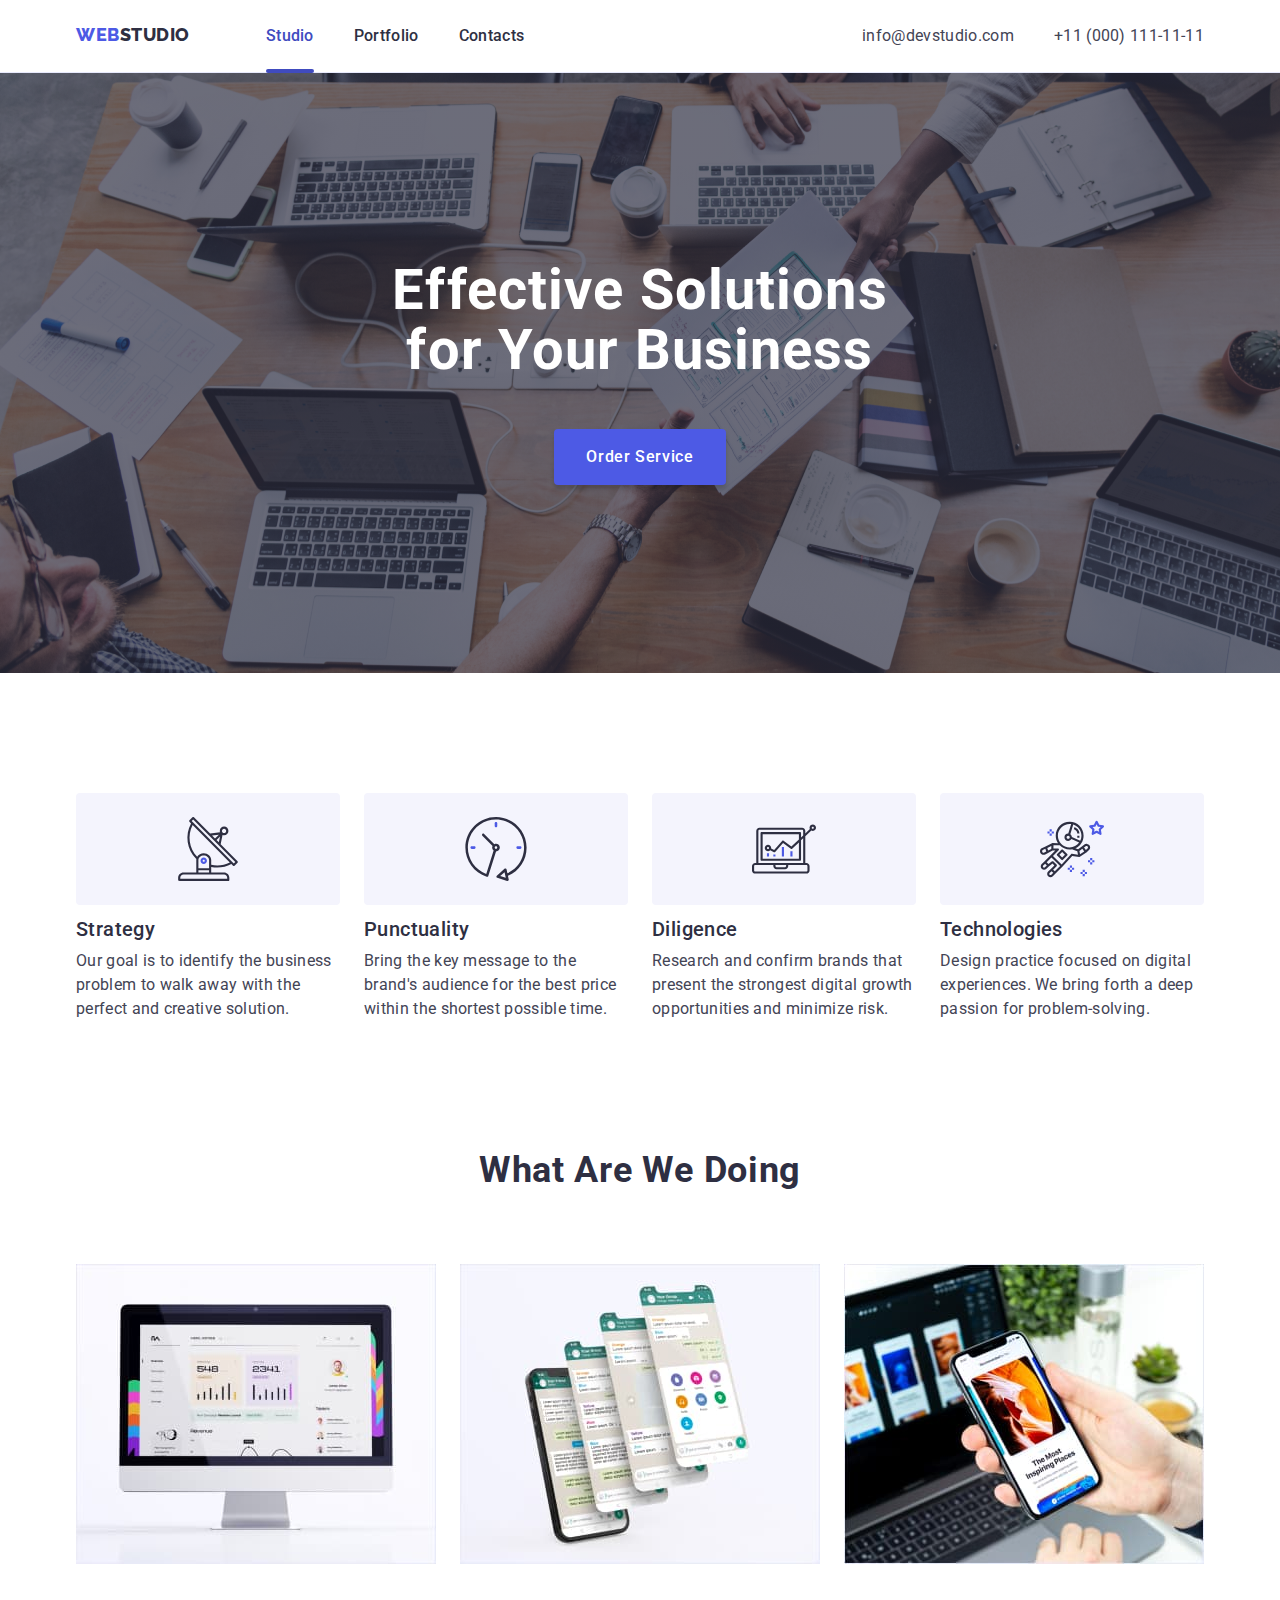
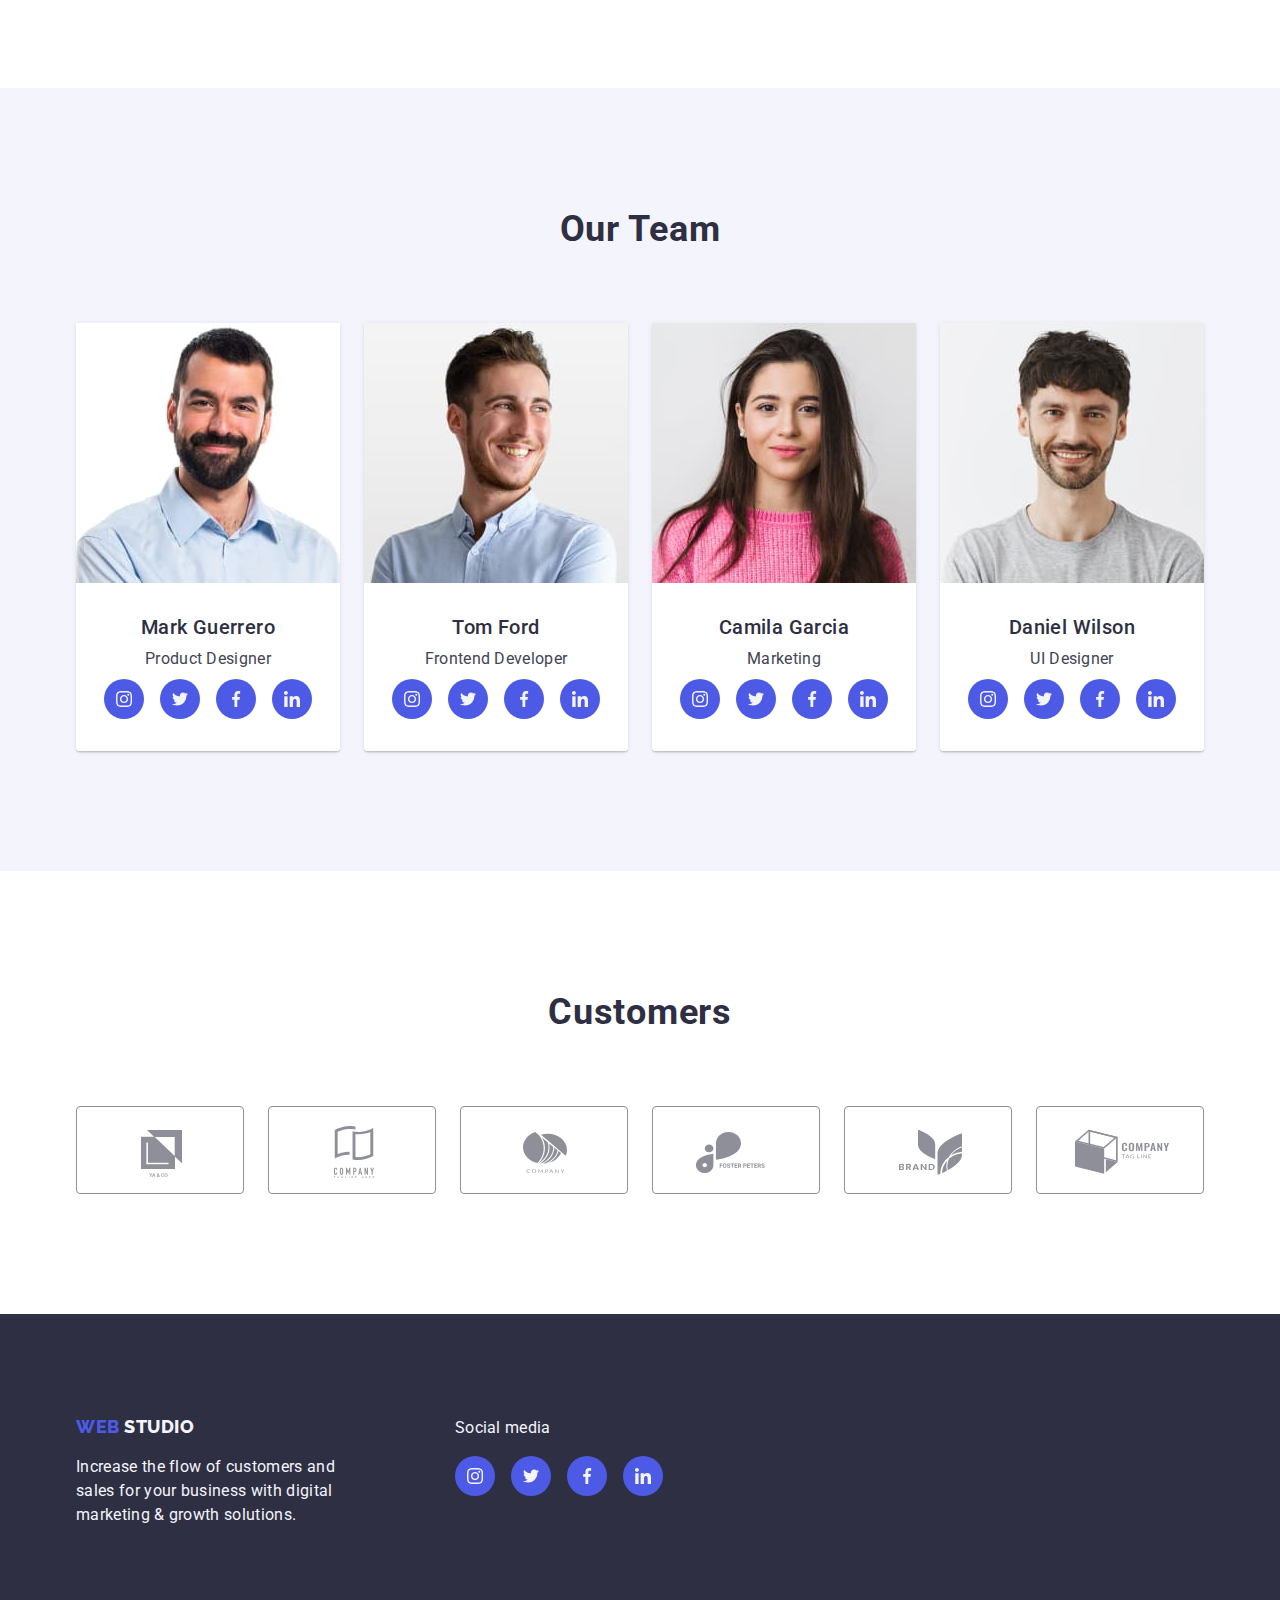
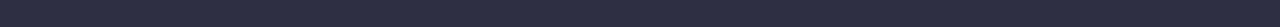
<file: index.html>
<!DOCTYPE html>
<html lang="en">
    <head>
    <link rel="stylesheet" href="./css/styles.css" />
    <link rel="stylesheet" href="./css/styles.css" />

    <title>Web Studio</title>

    <link rel="preconnect" href="https://fonts.googleapis.com">
    <link rel="preconnect" href="https://fonts.gstatic.com" crossorigin>
    <link href="https://fonts.googleapis.com/css2?family=Raleway:wght@800&family=Roboto:wght@400;500;700;900&display=swap"
        rel="stylesheet">

    <link rel="stylesheet" href="https://cdnjs.cloudflare.com/ajax/libs/modern-normalize/2.0.0/modern-normalize.min.css" 
        integrity="sha512-4xo8blKMVCiXpTaLzQSLSw3KFOVPWhm/TRtuPVc4WG6kUgjH6J03IBuG7JZPkcWMxJ5huwaBpOpnwYElP/m6wg==" 
        crossorigin="anonymous" referrerpolicy="no-referrer" />
    
    </head>

    <body>
        <!--Header-->
        <header class="header">
            <div class="container main-header-container">
                <nav class="nav-menu">
                    <a href="/goit-markup-hw-05/" class="logo" >
                        <span class="iris">Web</span><span>Studio</span>
                    </a>
                    <ul class="nav-menu-list">
                        <li class="nav-menu-item">
                            <a class="nav-menu-link current" href="/goit-markup-hw-05/">Studio</a>
                        </li>
                        <li class="nav-menu-item"> 
                            <a class="nav-menu-link " href="/goit-markup-hw-05/portfolio.html">Portfolio</a>
                        </li>
                        <li class="nav-menu-item">
                            <a class="nav-menu-link" href="Contacts">Contacts</a>
                        </li> 
                    </ul>
                </nav>
                    <address class="address">
                        <ul class="contacts">
                        <li class="contacts-address"><a href="mailto:info@devstudio.com" class="contacts-address-link">info@devstudio.com</a></li>
                        <li class="contacts-address"><a href="tel:+11(000)111-11-11" class="contacts-address-link" >+11 (000) 111-11-11</a></li>
                        </ul>
                    </address>
            </div>
            
        </header>

        <!--Main content-->
        <main>
                <section class="hero">
                <div class="container hero-section-container">
                    <h1 class ="hero-text">Effective Solutions<br>
                    for Your Business</h1>
                    <button type="button" class="hero-button" data-modal-open>Order Service</button>
                </div>
                </section>

                <section class="features">
                    <div class="container section-container">
                        <h2 class="section-main-header" hidden>features</h2>
                    <ul class="features-items">
                        <li class="features-item">
                            <div class="feature-image-wrapper">
                                <img class="features-image" src="images/strategy-icon.svg" alt="antenna">
                            </div>
                            <h3 class="section-sub-header">Strategy</h3>
                            <p class="section-text">Our goal is to identify the business<br>
                            problem to walk away with the<br> perfect and creative solution.</p>
                        </li>
                        <li class="features-item">
                            <div class="feature-image-wrapper">
                                <img class="features-image" src="images/punctuality-icon.svg" alt="clock">
                            </div>
                            <h3 class="section-sub-header">Punctuality</h3>
                            <p class="section-text">Bring the key message to the<br> brand's audience for the best price<br> within the shortest possible time.</p>
                        </li>
                        <li class="features-item">
                            <div class="feature-image-wrapper">
                                <img class="features-image" src="images/diligence-icon.svg" alt="computer">
                            </div>
                            <h3 class="section-sub-header">Diligence</h3>
                            <p class="section-text">Research and confirm brands that<br> present the strongest digital growth<br> opportunities and minimize risk.</p>
                        </li>
                        <li class="features-item">
                            <div class="feature-image-wrapper">
                                <img class="features-image" src="images/technologies-icon.svg" alt="astonaut">
                            </div>
                            <h3 class="section-sub-header">Technologies</h3>
                            <p class="section-text">Design practice focused on digital<br> experiences. We bring forth a deep<br> passion for problem-solving.</p>
                        </li>
                    </ul>
                    </div>
                </section>

                <section class="service">
                <div class="container section-container">
                    <h2 class="section-main-header">What are we doing</h2>
                    <ul class="services-lists">
                        <li class="service-images">
                            <img src="images/monitor.jpg" alt="monitor" height="300" width="360">
                        </li>
                        <li class="service-images">
                            <img src="images/phone-apps.jpg"  alt="phone screens" height="300" width="360">
                        </li>
                        <li class="service-images">
                            <img src="images/phone-and-pc.jpg"  alt="phone and laptop" height="300" width="360">
                        </li>
                    </ul>
                </div>
                    
                </section>

                <section class="team">
                <div class="container section-container">
                        <h2 class="section-main-header">Our Team</h2>
                    <ul class="team-members">
                        <li class="team-images">
                            <img src="images/mark.jpg" alt="man1" height="260" width="264">
                            <div class="team-member-details">
                                <h3 class="section-sub-header">Mark Guerrero</h3>
                                <p class="section-text">Product Designer</p>
                                <ul class="social-media-links">
                                    <li class="social-media-links-item">
                                        <a href="#" class="social-media-link"> 
                                            <svg>
                                                <use href="images/icons.svg#instagram" />
                                            </svg>
                                        </a>
                                    </li>
                                    <li class="social-media-links-item">
                                        <a href="#" class="social-media-link">
                                            <svg>
                                                <use href="images/icons.svg#twitter"/>
                                            </svg>
                                        </a>
                                    </li>
                                    <li class="social-media-links-item">
                                        <a href="#" class="social-media-link"> 
                                            <svg>
                                                <use href="images/icons.svg#facebook"/>
                                            </svg>
                                        </a>
                                    </li>
                                    <li>
                                        <a href="#" class="social-media-link"> 
                                            <svg>
                                                <use href="images/icons.svg#linkedin"/>
                                            </svg>
                                        </a>
                                    </li>
                                </ul>
                            </div>
                        </li>        
                        <li class="team-images">
                            <img src="images/tom.jpg" alt="man2" height="260" width="264">
                            <div class="team-member-details">
                                <h3 class="section-sub-header">Tom Ford</h3>
                                <p class="section-text">Frontend Developer</p>
                                <ul class="social-media-links">
                                    <li class="social-media-links-item">
                                        <a href="#" class="social-media-link"> 
                                            <svg>
                                                <use href="images/icons.svg#instagram" />
                                            </svg>
                                        </a>
                                    </li>
                                    <li class="social-media-links-item">
                                        <a href="#" class="social-media-link">
                                            <svg>
                                                <use href="images/icons.svg#twitter"/>
                                            </svg>
                                        </a>
                                    </li>
                                    <li class="social-media-links-item">
                                        <a href="#" class="social-media-link"> 
                                            <svg>
                                                <use href="images/icons.svg#facebook"/>
                                            </svg>
                                        </a>
                                    </li>
                                    <li class="social-media-links-item">
                                        <a href="#" class="social-media-link"> 
                                            <svg>
                                                <use href="images/icons.svg#linkedin"/>
                                            </svg>
                                        </a>
                                    </li>
                                </ul>
                            </div>
                                
                        </li>
                        <li class="team-images">
                            <img src="images/camila.jpg" alt="lady" height="260" width="264">
                            <div class="team-member-details">
                                <h3 class="section-sub-header">Camila Garcia</h3>
                                <p class="section-text">Marketing</p>
                                <ul class="social-media-links">
                                    <li class="social-media-links-item">
                                        <a href="#" class="social-media-link"> 
                                            <svg>
                                                <use href="images/icons.svg#instagram" />
                                            </svg>
                                        </a>
                                    </li>
                                    <li class="social-media-links-item">
                                        <a href="#" class="social-media-link">
                                            <svg>
                                                <use href="images/icons.svg#twitter"/>
                                            </svg>
                                        </a>
                                    </li>
                                    <li class="social-media-links-item">
                                        <a href="#" class="social-media-link"> 
                                            <svg>
                                                <use href="images/icons.svg#facebook"/>
                                            </svg>
                                        </a>
                                    </li>
                                    <li class="social-media-links-item">
                                        <a href="#" class="social-media-link"> 
                                            <svg>
                                                <use href="images/icons.svg#linkedin"/>
                                            </svg>
                                        </a>
                                    </li>
                                </ul>
                            </div>
                        </li>
                        <li class="team-images">
                            <img src="images/daniel.jpg" alt="lady" height="260" width="264">
                            <div class="team-member-details">
                                <h3 class="section-sub-header">Daniel Wilson</h3>
                                <p class="section-text">UI Designer</p>
                                <ul class="social-media-links">
                                    <li class="social-media-links-item">
                                        <a href="#" class="social-media-link"> 
                                            <svg>
                                                <use href="images/icons.svg#instagram" />
                                            </svg>
                                        </a>
                                    </li>
                                    <li class="social-media-links-item">
                                        <a href="#" class="social-media-link">
                                            <svg>
                                                <use href="images/icons.svg#twitter"/>
                                            </svg>
                                        </a>
                                    </li>
                                    <li class="social-media-links-item">
                                        <a href="#" class="social-media-link"> 
                                            <svg>
                                                <use href="images/icons.svg#facebook"/>
                                            </svg>
                                        </a>
                                    </li>
                                    <li class="social-media-links-item">
                                        <a href="#" class="social-media-link"> 
                                            <svg>
                                                <use href="images/icons.svg#linkedin"/>
                                            </svg>
                                        </a>
                                    </li>
                                </ul>
                            </div>
                        </li>    
                    </ul>    
                </div>
                </section>

                <section class="customer">
                    <div class="container section-container">
                        <h2 class="section-main-header">Customers</h2>
                    <ul class="customer-lists">
                        <li class="customer-lists-item">
                            <svg class="customer-logo">
                                <use class="company-logo" href="images/icons.svg#customer-1"/>
                            </svg>
                        </li>
                        <li class="customer-lists-item">
                            <svg class="customer-logo">
                                <use class="company-logo" href="images/icons.svg#customer-2"/>
                            </svg>
                        </li>
                        <li class="customer-lists-item">
                            <svg class="customer-logo">
                                <use class="company-logo" href="images/icons.svg#customer-3"/>
                            </svg>
                        </li>
                        <li class="customer-lists-item">
                            <svg class="customer-logo">
                                <use class="company-logo" href="images/icons.svg#customer-4"/>
                            </svg>
                        </li>
                        <li class="customer-lists-item">
                            <svg class="customer-logo">
                                <use class="company-logo" href="images/icons.svg#customer-5"/>
                            </svg>
                        </li>
                        <li class="customer-lists-item">
                            <svg class="customer-logo">
                                <use class="company-logo" href="images/icons.svg#customer-6"/>
                            </svg>
                        </li>
                    </ul>
                    </div>
                </section>
            </main>

            <!--Footer-->   
            <footer class="footer">
                <div class="container footer-container">
                    <div class="logo-text-container">
                        <a href="/goit-markup-hw-03/" class="logo">
                            <span class="iris">Web</span>
                            <span class="cloud">Studio</span>
                        </a>
                            <p class="footer-text">Increase the flow of customers and<br> 
                                sales for your business with digital <br>marketing & growth solutions.</p>    
                    </div>
                    <div class="footer-socials-container">
                        <p class="social-media-text">Social media</p>
                    <ul class="social-media-links">
                        <li class="social-media-links-item">
                            <a href="#" class="social-media-link"> 
                                <svg>
                                    <use href="images/icons.svg#instagram" />
                                </svg>
                            </a>
                        </li>
                        <li class="social-media-links-item">
                            <a href="#" class="social-media-link">
                                <svg>
                                    <use href="images/icons.svg#twitter"/>
                                </svg>
                            </a>
                        </li>
                        <li class="social-media-links-item">
                            <a href="#" class="social-media-link"> 
                                <svg>
                                    <use href="images/icons.svg#facebook"/>
                                </svg>
                            </a>
                        </li>
                        <li class="social-media-links-item">
                            <a href="#" class="social-media-link"> 
                                <svg>
                                    <use href="images/icons.svg#linkedin"/>
                                </svg>
                            </a>
                        </li>
                    </ul>
                    </div>
                    
                </div>
                    
            </footer>

            <div class="modal is-hidden" data-modal >
                <div class="modal-content">
                <button class="modal-close" data-modal-close>
                    <svg >
                        <use href="images/icons.svg#close"/>
                    </svg>
                </button>
                    
                </div>
            </div>
            <script src="./js/modal.js"></script>
    </body>
</html>
</file>
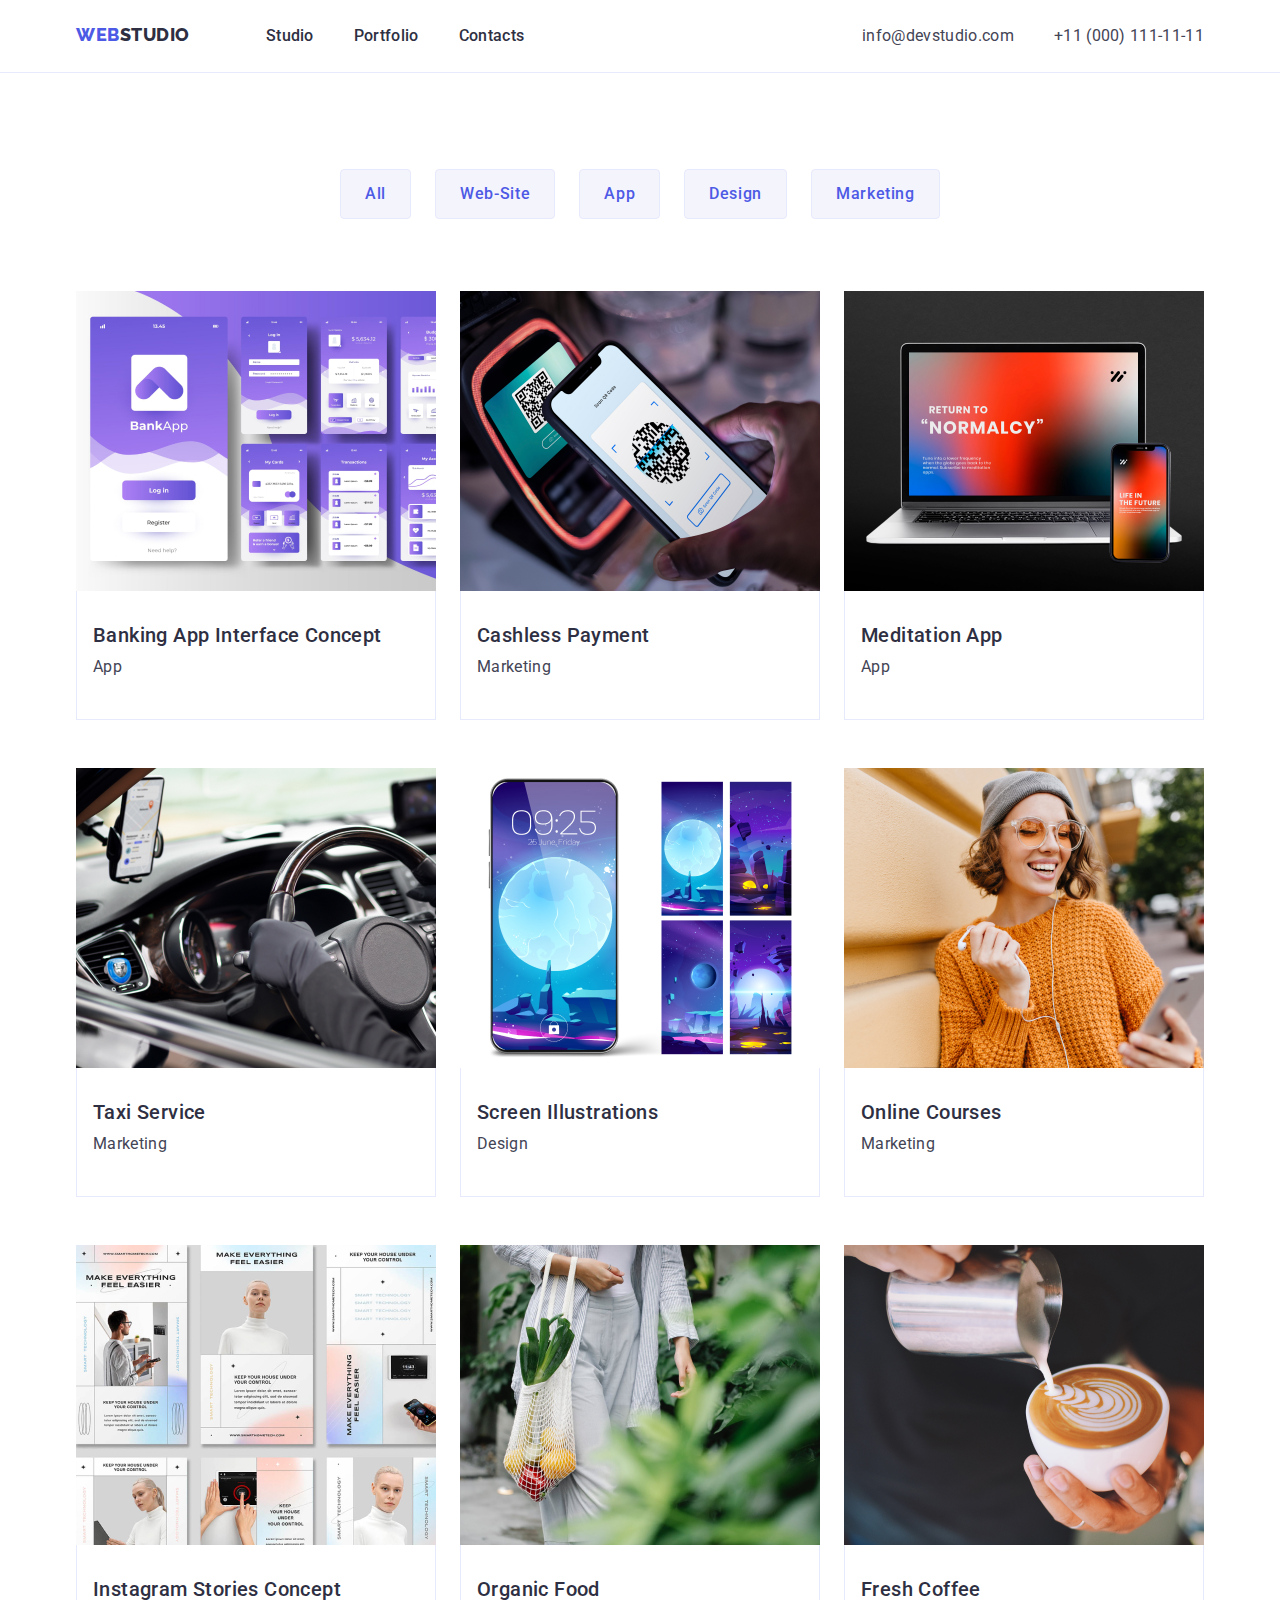
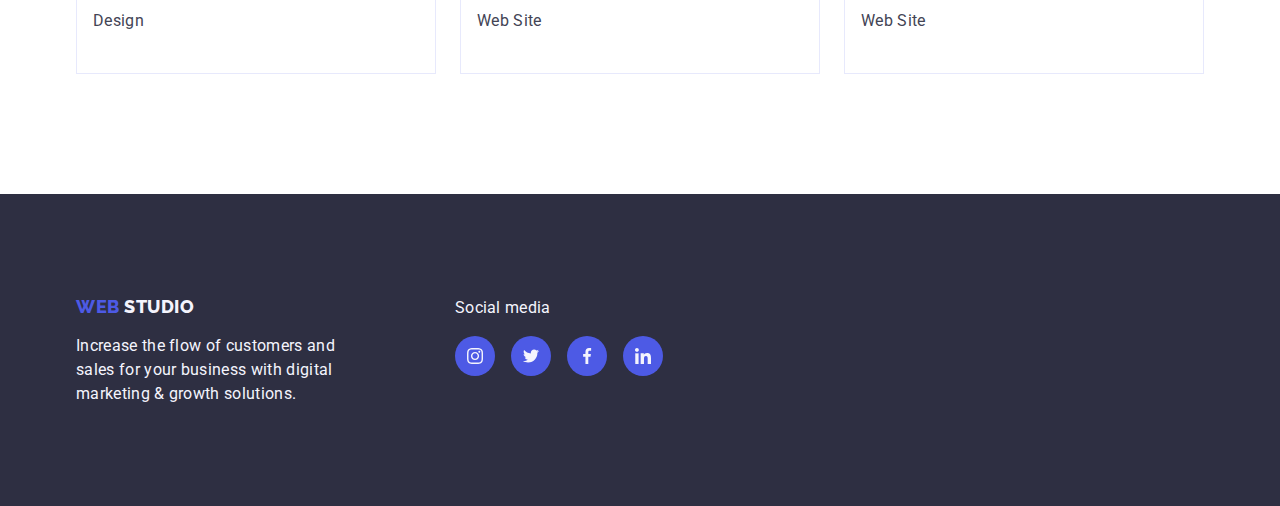
<file: portfolio.html>
<!DOCTYPE html>
<html lang="en">

<head>
  <link rel="stylesheet" href="./css/styles.css"/>
  <title>Portfolio</title>

<link rel="preconnect" href="https://fonts.googleapis.com">
<link rel="preconnect" href="https://fonts.gstatic.com" crossorigin>
<link href="https://fonts.googleapis.com/css2?family=Raleway:wght@800&family=Roboto:wght@400;500;700;900&display=swap"
  rel="stylesheet">
</head>

<body>
  <!--Header-->
  <header class="header">
    <div class="container main-header-container">
        <nav class="nav-menu">
            <a href="/goit-markup-hw-05/" class="logo" >
                <span class="iris">Web</span><span>Studio</span>
            </a>
            <ul class="nav-menu-list">
                <li class="nav-menu-item">
                    <a class="nav-menu-link" href="/goit-markup-hw-05/">Studio</a>
                </li>
                <li class="nav-menu-item"> 
                    <a class="nav-menu-link" href="/goit-markup-hw-04/portfolio.html">Portfolio</a>
                </li>
                <li class="nav-menu-item">
                    <a class="nav-menu-link" href="Contacts">Contacts</a>
                </li> 
            </ul>
        </nav>
            <address class="address">
                <ul class="contacts">
                <li class="contacts-address"><a href="mailto:info@devstudio.com" class="contacts-address-link">info@devstudio.com</a></li>
                <li class="contacts-address"><a href="tel:+11(000)111-11-11" class="contacts-address-link" >+11 (000) 111-11-11</a></li>
                </ul>
            </address>
    </div>
</header>

  <!--Main content-->
  <main>
    <section class="filters">
      <div class="container">
        <h2 hidden>filter-button</h2>
        <ul class="filter-menu">
          <li class="filter-item"><button type="button" class="filter-button">All</button></li>
          <li class="filter-item"><button type="button" class="filter-button">Web-Site</button></li>
          <li class="filter-item"><button type="button" class="filter-button">App</button></li>
          <li class="filter-item"><button type="button" class="filter-button">Design</button></li>
          <li class="filter-item"><button type="button" class="filter-button">Marketing</button></li>
        </ul>
      </div>
    
    </section>

    <section class="project-card">
      <div class="container section-container">
        <h2 hidden>project-card</h2>
        <ul class="project-card-items">
          <li class="project-card-list">
            <figure class="project-card-figure" >
              <img class="image" src="images/banking-app.jpg" alt="banking-app" width="360" height="300">
              <figcaption>
                14 Stylish and User-Friendly App Design Concepts · Task Manager App · Calorie Tracker App · Exotic Fruit Ecommerce App · Cloud Storage App
              </figcaption>
            </figure>
            
            <div class="project-card-details">
              <h3 class="section-sub-header">Banking App Interface Concept</h3>
              <p class="section-text">App</p>
            </div>
          </li>
          <li class="project-card-list">
            <figure class="project-card-figure" >
              <img class="image" src="images/img-marketing.jpg" alt="cashless-payment" width="360" height="300">
              <figcaption>
                14 Stylish and User-Friendly App Design Concepts · Task Manager App · Calorie Tracker App · Exotic Fruit Ecommerce App · Cloud Storage App
              </figcaption>
            </figure>
            <div class="project-card-details">
              <h3 class="section-sub-header">Cashless Payment</h3>
              <p class="section-text">Marketing</p>
            </div>
          </li>
          <li class="project-card-list">
            <figure class="project-card-figure" >
              <img class="image" src="images/meditation-app.jpg" alt="meditation-app" width="360" height="300">
              <figcaption>
                14 Stylish and User-Friendly App Design Concepts · Task Manager App · Calorie Tracker App · Exotic Fruit Ecommerce App · Cloud Storage App
              </figcaption>
              </figure>
            <div class="project-card-details">
              <h3 class="section-sub-header">Meditation App</h3>
              <p class="section-text">App</p>
            </div>
          </li>
          <li class="project-card-list">
            <figure class="project-card-figure" >
              <img class="image" src="images/taxi-service.jpg" alt="steering-wheel" width="360" height="300">
              <figcaption>
                14 Stylish and User-Friendly App Design Concepts · Task Manager App · Calorie Tracker App · Exotic Fruit Ecommerce App · Cloud Storage App
              </figcaption>
              </figure>
            <div class="project-card-details">
              <h3 class="section-sub-header">Taxi Service</h3>
              <p class="section-text">Marketing</p>
            </div>
          </li>
          <li class="project-card-list">
            <figure class="project-card-figure" >
              <img class="image" src="images/screen-illustrations.jpg" alt="phone-wallpapers" width="360" height="300">
              <figcaption>
                14 Stylish and User-Friendly App Design Concepts · Task Manager App · Calorie Tracker App · Exotic Fruit Ecommerce App · Cloud Storage App
              </figcaption>
            </figure>
            <div class="project-card-details">
              <h3 class="section-sub-header">Screen Illustrations</h3>
              <p class="section-text">Design</p>
            </div>
          </li>
          <li class="project-card-list">
            <figure class="project-card-figure" >
              <img class="image" src="images/online-courses.jpg" alt="woman-with-phone" width="360" height="300">
              <figcaption>
                14 Stylish and User-Friendly App Design Concepts · Task Manager App · Calorie Tracker App · Exotic Fruit Ecommerce App · Cloud Storage App
              </figcaption>
              </figure>
            <div class="project-card-details">
              <h3 class="section-sub-header">Online Courses</h3>
              <p class="section-text">Marketing</p>
            </div>
            
          </li>
          <li class="project-card-list">
            <figure class="project-card-figure" >
              <img class="image" src="images/instagram-stories.jpg" alt="instagram-stories" width="360" height="300" >
              <figcaption>
                14 Stylish and User-Friendly App Design Concepts · Task Manager App · Calorie Tracker App · Exotic Fruit Ecommerce App · Cloud Storage App
              </figcaption>
              </figure>
            <div class="project-card-details">
              <h3 class="section-sub-header">Instagram Stories Concept</h3>
              <p class="section-text">Design</p>
            </div>
          </li>
          <li class="project-card-list">
            <figure class="project-card-figure" >
              <img class="image" src="images/organic-food.jpg" alt="basket-with-food" width="360" height="300">
              <figcaption>
                14 Stylish and User-Friendly App Design Concepts · Task Manager App · Calorie Tracker App · Exotic Fruit Ecommerce App · Cloud Storage App
              </figcaption>
              </figure>
            <div class="project-card-details">
              <h3 class="section-sub-header">Organic Food</h3>
              <p class="section-text">Web Site</p>
            </div>

          </li>
          <li class="project-card-list">
            <figure class="project-card-figure" >
              <img class="image" src="images/fresh-coffee.jpg" alt="coffee-with-cream" width="360" height="300">
              <figcaption>
                14 Stylish and User-Friendly App Design Concepts · Task Manager App · Calorie Tracker App · Exotic Fruit Ecommerce App · Cloud Storage App
              </figcaption>
              </figure>
            <div class="project-card-details">
              <h3 class="section-sub-header">Fresh Coffee</h3>
            <p class="section-text">Web Site</p>
            </div>
            
          </li>
        </ul>
      </div>
    </section>
    </main>

    <!--Footer-->
    <footer class="footer">
      <div class="container footer-container">
          <div class="logo-text-container">
              <a href="/goit-markup-hw-03/" class="logo">
                  <span class="iris">Web</span>
                  <span class="cloud">Studio</span>
              </a>
                  <p class="footer-text">Increase the flow of customers and<br> 
                      sales for your business with digital <br>marketing & growth solutions.</p>    
          </div>
          <div class="footer-socials-container">
              <p class="social-media-text">Social media</p>
          <ul class="social-media-links">
              <li class="social-media-links-item">
                  <a href="#" class="social-media-link"> 
                      <svg>
                          <use href="images/icons.svg#instagram" />
                      </svg>
                  </a>
              </li>
              <li class="social-media-links-item">
                  <a href="#" class="social-media-link">
                      <svg>
                          <use href="images/icons.svg#twitter"/>
                      </svg>
                  </a>
              </li>
              <li class="social-media-links-item">
                  <a href="#" class="social-media-link"> 
                      <svg>
                          <use href="images/icons.svg#facebook"/>
                      </svg>
                  </a>
              </li>
              <li class="social-media-links-item">
                  <a href="#" class="social-media-link"> 
                      <svg>
                          <use href="images/icons.svg#linkedin"/>
                      </svg>
                  </a>
              </li>
          </ul>
          </div>
          
      </div>
          
  </footer>
</body>
</html>
</file>
<file: css/styles.css>
* {
  margin: 0;
  padding: 0;
  box-sizing: border-box;
  
}

:root {
 --navy-blue: #2e2f42;
 --slate: #434455;
 --cloud: #f4f4fd;
 --iris: #4d5ae5;
 --orange: #e7791f;
 --ocean: #404bbf;
 --cornflower: #e7e9fc;
 --white: #fff;
 --blue: #0000ff;
 --light-slate: #8E8F99;
 --green: #31D0AA;
 --dairy: #FCFCFC;
 --navybluemodal: #2E2F4266;
 
}

body {
  font-family: 'Roboto', sans-serif;
  text-decoration: none;
}

ul {
  list-style-type: none;
}

figure {
  margin: 0px;
}

a {
  text-decoration: none;
}

button {
  font-family: inherit;
  border: unset;
  outline: none;
  cursor: pointer;
}

header {
  color: var(--navy-blue);
}

img {
  display: block;
  max-width: 100%;
  height: auto;
}

h1,
h2,
h3,
h4,
h5,
h6,
p,

ul {
  margin: 0;
  padding: 0;
}

address {
  font-style: normal;
}

.container {
  width: 1158px;
  margin: 0 auto;
  padding: 0 15px;
  text-align: center;
}

.main-header-container {
  padding: 0 15px;
  margin-left: auto;
  margin-right: auto;
  display: flex;
  justify-content: space-between;

}

.nav-menu {
  display: inline-flex;
  gap: 76px;
}

.header {
  border-bottom: 1px solid var(--cornflower);
  background: var(--white);
  padding: 24px 0px;
}

.nav-menu-link {
  display: flex;
  gap: 40px;
}

.nav-menu-item {
  display: inline-flex;
  position: relative;
}

.contacts {
  display: flex;
  gap: 40px;
}

.contacts-address {
  display: inline-block;
  margin-left:auto;
  gap:40px;
}

.nav-menu-list {
  display: flex;
  gap: 40px;
  position: relative;
}


.nav-menu-item::after {
  content: '';
  display: block;
  width: 0;
  height: 4px;
  border-radius: 2px;
  background: var(--ocean);
  position: absolute;
  bottom: -25px;
  transition: width 250ms cubic-bezier(0.4, 0, 0.2, 1);
  
}

.nav-menu-item:hover::after {
  width: 100%; 

}

.nav-menu-item .current::after {
  opacity: 1;
}

.nav-menu-link::after {
  content: '';
  display: block;
  width: 100%;
  height: 4px;
  border-radius: 2px;
  background: var(--ocean);
  position: absolute;
  bottom: -25px;
  opacity: 0;
  
  
}

.nav-menu-item .current {
  color: var(--ocean);
}


.logo {
  text-decoration: none;
  font-family: 'Raleway';
  text-transform: uppercase;
  color: var(--navy-blue);
  font-size: 18px;
  font-weight: 800;
  line-height: 1.17em;
  letter-spacing: 0.54px;
}

.iris {
  color: var(--iris);
}

.nav-menu-link {
  color: var(--navy-blue);
  font-size: 16px;
  font-weight: 500;
  line-height: 1.5em;
  letter-spacing: 0.32px;
  transition: color 250ms cubic-bezier(0.4, 0, 0.2, 1);

}

 .nav-menu-link:hover {
  color: var(--ocean);
}

.contacts-address-link:hover {
  color: var(--ocean);
}



.contacts-address-link {
  font-size: 16px;
  line-height: 1.5em;
  letter-spacing: 0.32px;
  color: var(--slate);
  margin-left: auto;
  transition: color 250ms cubic-bezier(0.4, 0, 0.2, 1);

}

.hero-section-container {
  padding: 0 15px;
  text-align: center;
  width: 1440px;
}

.hero {
  background-color: var(--navy-blue);
  display: flex;
  justify-content: center;
  align-items: center;
  padding: 188px 0;
  background-image: linear-gradient(rgba(46, 47, 66, 0.7), rgba(46, 47, 66, 0.7)), url(../images/office-table.jpg);
  background-size: cover;
}



.hero-text {
  color: var(--white);
  text-align: center;
  font-size: 56px;
  font-weight: 700;
  letter-spacing: 1.12px;
  line-height: 1.07em;
  display: block;
  margin-bottom: 48px;
}

.hero-button:hover {
  background-color: var(--ocean);
}

.hero-button {
  background-color: var(--iris);
  color: var(--white);
  padding: 16px 32px;
  border-radius: 4px;
  box-shadow: 0px 4px 4px 0px rgba(0, 0, 0, 0.15);
  font-size: 16px;
  font-weight: 500;
  line-height: 1.5em;
  letter-spacing: 0.64px;
  display: block;
  margin: 0 auto;
  transition: background-color 250ms cubic-bezier(0.4, 0, 0.2, 1);
}

.features-items {
  display: flex;
  column-gap: 24px;
  justify-content: space-between;
}

.features-item {
  text-align: left;
}

.features-item .section-sub-header {
  margin-top: 8px;
}

.feature-image-wrapper {
  background-color: var(--cloud);
  display: inline-block;
  padding: 24px 100px;
  border-radius: 4px;
}

.company-logo {
  fill: var(--slate);
}

.filters {
  padding: 96px 0 72px;
}

.filter-menu {
  display: flex;
  gap: 24px;
  justify-content: center;
  align-items: flex-start;
}

.filter-item {
  justify-content: center;
  align-items: center;
  display: flex;
}

.filter-button {
  color: var(--iris);
  background-color: var(--cloud);
  cursor: pointer;
  font-size: 16px;
  font-weight: 500;
  line-height: 1.5em;
  letter-spacing: 0.64px;
  padding: 12px 24px;
  border-radius: 4px;
  outline: none;
  border: 1px solid var(--cornflower);
  font-family: inherit;
  display: inline-flex;
  border-radius: 4px;
  transition-property: background-color, color, box-shadow, border-color;
  transition-duration: 250ms;
  transition-timing-function: cubic-bezier(0.4, 0, 0.2, 1);
}

.filter-button:hover{
  background-color: var(--ocean);
  color: var(--white);
  box-shadow: 0px 2px 2px 0px rgba(0, 0, 0, 0.12), 
              0px 2px 1px 0px rgba(0, 0, 0, 0.08), 
              0px 3px 1px 0px rgba(0, 0, 0, 0.10);
  border-color: var(--ocean);
}

.project-card-details {
  padding: 32px 16px;
  background-color: var(--white);
  border: 1px solid var(--cornflower);
  border-top: unset;

}

.project-card-items {
  display: flex;
  justify-content: space-between;
  flex-wrap: wrap;
  row-gap: 48px;
}

.project-card-list {
  display: inline-block;
  padding-bottom: 0px;
  flex-direction: column;
  flex-shrink: 0;
  text-align: center;
  width: 360px;
  background: var(--white);
  cursor: pointer;  
  transition-property: border, box-shadow;
  transition-duration: 250ms;
  transition-timing-function: cubic-bezier(0.4, 0, 0.2, 1); 
}

.project-card-list:hover figcaption {
  transform: translateY(0)

}

.project-card-figure {
  width: 100%;
  height: 300px;
  position: relative;
  overflow: hidden;
}

.project-card-figure img {
  display: block;
  width: 100%;
  height: 100%;
  object-fit: cover;
  object-position: center;

}

.project-card-figure figcaption {
  position: absolute;
  top: 0px;
  left: 0px;
  width: 100%;
  height: 100%;
  background: var(--iris);
  padding: 40px 32px 164px;
  color: var(--cloud);
  text-align: left;
  font-size: 16px;
  line-height: 1.5em;
  letter-spacing: 0.32px;
  transition: transform 250ms cubic-bezier(0.4, 0, 0.2, 1); 
  transform: translateY(100%);
  will-change: transform;

}

.project-card-list:hover .figcaption {
  opacity: 1;
}

.project-card-details .section-sub-header {
  text-align: left;
}

.project-card-details .section-text {
   text-align: left;
}

.project-card {
 padding: 0 0 120px;
}

.project-card-list:hover {
  border: 1px solid var(--cloud);
  background: var(--white);
  box-shadow: 0px 2px 1px 0px rgba(46, 47, 66, 0.08), 
              0px 1px 1px 0px rgba(46, 47, 66, 0.16), 
              0px 1px 6px 0px rgba(46, 47, 66, 0.08);
}

.project-card-list:hover .project-card-details {
  border: unset;
}


.image {
  justify-self: center;
}

.section-sub-header {
  font-size: 20px;  
  font-weight: 500;
  line-height: 1.2em;
  letter-spacing: 0.4px;
  color: var(--navy-blue);
  margin-bottom: 8px;
}

.section-text {
  font-size: 16px;
  line-height: 1.5em;
  letter-spacing: 0.32px;
  color: var(--slate);
  margin-bottom: 8px;

}

.features-item .section-sub-header {
  margin-bottom: 8px;
}

.features-item .section-text {
  display: flex;
}

.features-image {
  width: 264px;
  border-radius: 4px;
  background: var(--clou);
}

.section-main-header {
  text-align: center;
  font-size: 36px;
  font-weight: 700;
  line-height: 1.20em;
  letter-spacing: 0.72px;
  text-transform: capitalize;
  color: var(--navy-blue);
  margin-bottom: 72px;
}

.services-lists {
  display: inline-flex;
  column-gap: 24px;
  align-items: flex-start;
}

.service {
  padding-bottom: 120px;
}

.team-members {
  display: inline-flex;
  column-gap: 24px;
  justify-content: center;
}

.team-member-details {
  padding: 32px 16px;
  background-color: var(--white);
  border-radius: 0px 0px 4px 4px;

}

 .team-images {
  text-align: center;
  box-shadow: 0px 2px 1px 0px rgba(46, 47, 66, 0.08), 
              0px 1px 1px 0px rgba(46, 47, 66, 0.16),
              0px 1px 6px 0px rgba(46, 47, 66, 0.08);
  border-radius: 0px 0px 4px 4px;

 }
.team-text {
  text-align: center;

}

.customer {
  padding: 120px 0;
}

.customer-lists {
  display: flex;
  column-gap: 24px;
  align-items: center;
}

.customer-lists-item {
  width: 168px; 
  height: 88px; 
  padding: 16px 32px; 
  border-radius: 4px; 
  border: 1px solid var(--light-slate);
  color: var(--light-slate);
  transition-property: color, border-color;
  transition-duration: 250ms;
  transition-timing-function: cubic-bezier(0.4, 0, 0.2, 1);
}

.customer-lists-item:hover {
  color: var(--ocean);
  border-color: var(--ocean);
}
.company-logo {
  width: 168px;
  height: 88px;
  object-fit: cover;
  fill: currentColor;
  background-size: cover;
  transition: fill 250ms cubic-bezier(0.4, 0, 0.2, 1);
}

.customer-lists-item:hover .company-logo {
  fill: var(--ocean);
}

.customer-logo {
  width: 104px;
  height: 56px;
}



.footer {
  background-color: var(--navy-blue);
  padding-top: 101.5px;
  padding-bottom: 100px;
  text-align: left;
}

.footer-text {
  font-family: Roboto;
  font-size: 16px;
  line-height: 1.5em;
  letter-spacing: 0.32px;
  color: var(--cloud);
}

.cloud {
  color: var(--cloud);
}

.section-container {
  padding: 0 15px;
  text-align: center;
}



.features {
  padding: 120px 0px;

}

.team {
  padding: 120px 0px;
  background-color: var(--cloud);
}

.footer-container {
  padding: 0 15px;
  margin-left: auto;
  margin-right: auto;
  background-color: var(--navy-blue);
  text-align: left;
  display: flex;
}

.logo-text-container {
  margin-right: 120px;
}

.footer .logo {
  margin-bottom: 17.5px;
  display: block;
  margin-bottom: 17.5px;
}

.social-media-text {
  font-family: Roboto;
  font-size: 16px;
  line-height: 1.5em;
  letter-spacing: 0.32px;
  color: var(--cloud);
  margin-bottom: 16px;
}


.social-media-links {
  display: flex;
  column-gap: 16px;
  align-items: center;
  justify-content: center;
}

.social-media-link {
  display: flex;
  align-items: center;
  justify-content: center;
  width: 40px;
  height: 40px;
  border-radius: 20px;
  background-color: var(--iris);
  padding: 12px 12px;
  transition: background-color 250ms cubic-bezier(0.4, 0, 0.2, 1);
}


.social-media-link svg {
width: 16px;
height: 16px;
fill: var(--cloud);
}

.social-media {
  text-align: center;
}

.social-media-link:hover {
  background-color: var(--ocean);
}

.footer-socials-container .social-media-link:hover {
  background-color: var(--green);

}

.modal {
  background-color: var(--navybluemodal);
  position: fixed;
  width: 100%;
  height: 100%;
  top: 0px;
  left: 0px;
  pointer-events: auto;
  opacity: 1;
  transition-property: visibility, opacity, transform;
  transition-duration: 250ms;
  transform: none;

}

.modal.is-hidden {
  visibility: hidden;
  opacity: 0;
  transform: translateY(-20px);

  .modal.is-hidden .modal-content {
    transform: scale(0.5);
  }


}

.modal-content {
  width: 408px;
  height: 584px;
  background-color: var(--dairy);
  border-radius: 4px;   
  box-shadow: 0px 2px 1px 0px rgba(0, 0, 0, 0.20), 
              0px 1px 3px 0px rgba(0, 0, 0, 0.12), 
              0px 1px 1px 0px rgba(0, 0, 0, 0.14);
  display: flex;
  align-items: center;
  margin: auto;
  top: 80px;
  transform: translateY(-20px);
}

.modal-content {
  position: relative;
}

.modal-close {
  display: flex;
  align-items: center;
  justify-content: center;
  background-color: var(--cornflower);
  border-radius: 20px;
  padding: 8px 8px;
  width: 24px;
  height: 24px;
  position: absolute;
  top: 24px;
  right: 24px;
  cursor: pointer;
  color: var(--navy-blue);
  transition-property: color, border-color;
  transition-duration: 250ms;
  transition-timing-function: cubic-bezier(0.4, 0, 0.2, 1);
}

.modal-close svg {
  width: 8px;
  height: 8px;
  fill: currentColor;
  transition: fill 250ms cubic-bezier(0.4, 0, 0.2, 1);;

}

.modal-close:hover {
  background: var(--ocean);
  background-color: var(--ocean);
  color: var(--cloud);

}
</file>
